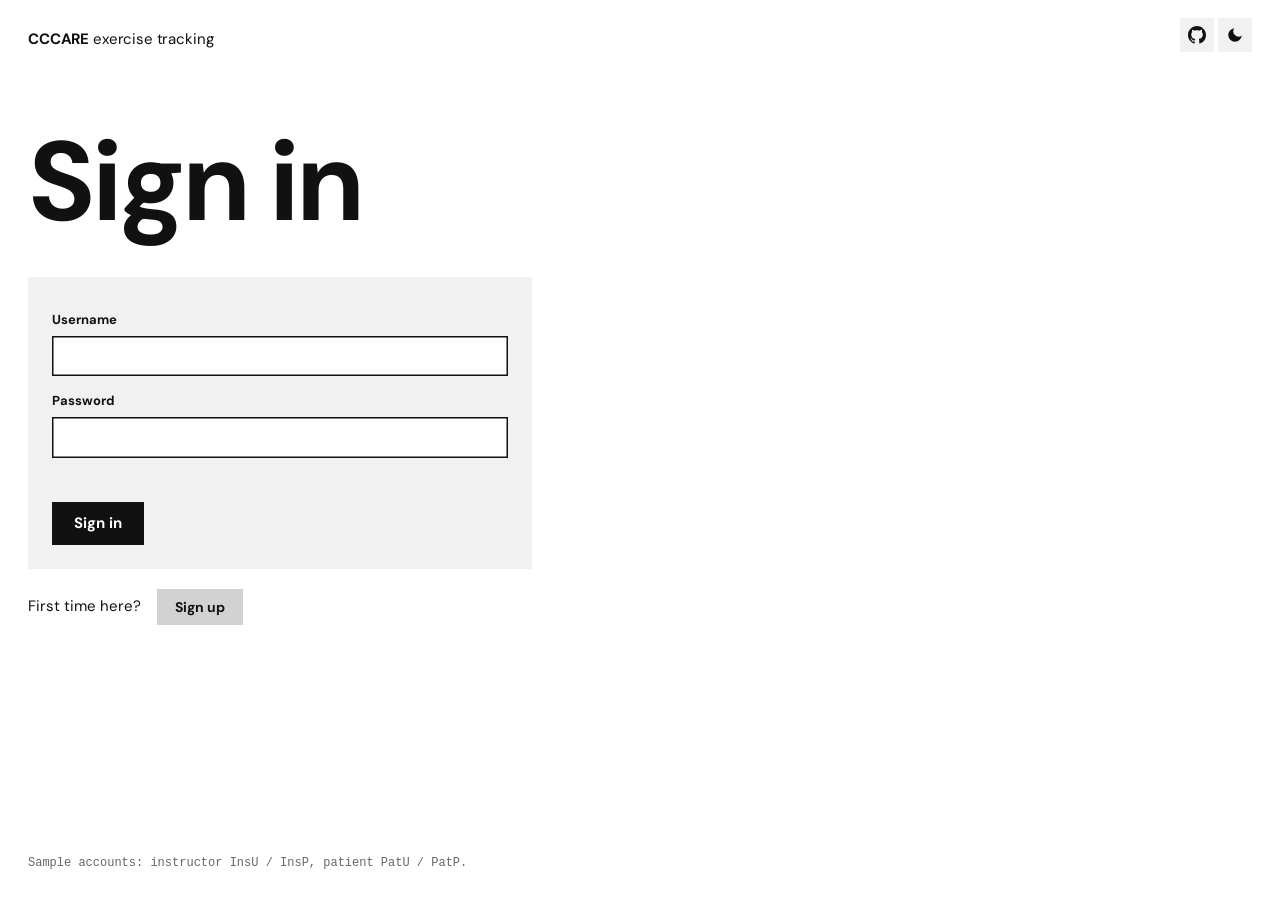
<file: index.html>
<!doctype html>
<html lang="en">
<head>
  <meta charset="utf-8">
  <meta name="viewport" content="width=device-width, initial-scale=1">
  <title>CCCARE exercise tracking</title>
  <!-- The dashboard lives in Web_Dashboard/cccare-tracker (1)/. This page sends the
       short address https://nugget5637.github.io/ECE198_Project/ there, keeping any
       ?options (such as ?feed= or ?speed=) and #section. -->
  <meta http-equiv="refresh" content="0; url=Web_Dashboard/cccare-tracker%20(1)/index.html">
  <link rel="canonical" href="Web_Dashboard/cccare-tracker%20(1)/index.html">
  <script>
    location.replace('Web_Dashboard/cccare-tracker%20(1)/index.html' + location.search + location.hash);
  </script>
  <style>
    body { margin: 0; padding: 28px; font: 15px/1.45 "Helvetica Neue", Helvetica, Arial, sans-serif; color: #111; }
  </style>
</head>
<body>
  <p>Opening the CCCARE dashboard… <a href="Web_Dashboard/cccare-tracker%20(1)/index.html">Continue</a></p>
</body>
</html>
</file>
<file: Web_Dashboard/cccare-tracker (1)/css/style.css>
/* CCCARE exercise tracking
   Black on white. Square corners. No borders, no shadows, no gradients.
   Colour means one of two things only: a percentage, from red (0%) to green (100%), and
   the pulsing red outline on anything that needs attention. */

/* DM Sans, bundled so the site works offline. SIL Open Font License: fonts/DM-Sans-OFL.txt */
@font-face {
  font-family: "DM Sans";
  font-style: normal;
  font-weight: 100 1000;
  font-display: swap;
  src: url(fonts/dm-sans-latin-wght-normal.woff2) format("woff2-variations"), url(fonts/dm-sans-latin-wght-normal.woff2) format("woff2");
}
@font-face {
  font-family: "DM Sans";
  font-style: italic;
  font-weight: 100 1000;
  font-display: swap;
  src: url(fonts/dm-sans-latin-wght-italic.woff2) format("woff2-variations"), url(fonts/dm-sans-latin-wght-italic.woff2) format("woff2");
}

:root {
  color-scheme: light;
  --ink: #111;
  --paper: #fff;
  --fill: #f1f1f1;
  --fill-2: #e3e3e3;
  --fill-3: #d2d2d2;
  --track: #d9d9d9;
  --muted: #666;
  --red: #ab2121;
  --alarm: #e52b2b;
  --alarm-faint: rgba(229, 43, 43, 0.12);
  --hover-ink: #3b3b3b; /* a dark button under the cursor */
  --press-ink: #000;
  --focus-ink: #4a4a4a;
  --field-hover: #fafafa; /* a white field under the cursor */
  --light-hover: #c3c3c3; /* a light button under the cursor */
  --light-focus: #b5b5b5;
  --disabled: #9a9a9a;
  --placeholder: #767676;
  --placeholder-focus: #a0a0a0;
  --inverse-muted: #bbb; /* muted text on an inverted (hovered) row */
  --inverse-track: #444;
  --grid-line: #e4e4e4;
  --guide: #b0b0b0;
  --outline: #111; /* text box outlines */
  --sans: "DM Sans", "Helvetica Neue", Helvetica, Arial, sans-serif;
  --mono: ui-monospace, "SF Mono", Menlo, Consolas, "Liberation Mono", monospace;
  --pad: 28px;
}

*, *::before, *::after { box-sizing: border-box; }

html { -webkit-text-size-adjust: 100%; }

body {
  margin: 0;
  min-height: 100vh;
  display: flex;
  flex-direction: column;
  background: var(--paper);
  color: var(--ink);
  font: 15px/1.45 var(--sans);
  -webkit-font-smoothing: antialiased;
}

main { flex: 1; padding: 0 var(--pad) 72px; }

h1, h2, h3, p, ol, ul, dl, dd, table, figure { margin: 0; }
ol, ul { padding: 0; list-style: none; }

h1 { font-size: 44px; line-height: 1; font-weight: 700; letter-spacing: -0.035em; }
h2 { font-size: 15px; line-height: 1.3; font-weight: 700; }

.mono { font-family: var(--mono); font-size: 12px; }
.muted { color: var(--muted); }

a { color: inherit; text-decoration: underline; text-decoration-thickness: 1px; text-underline-offset: 3px; }
a:hover, a:focus-visible { background: var(--ink); color: var(--paper); text-decoration: none; }

:focus { outline: none; }
::selection { background: var(--ink); color: var(--paper); }

[hidden] { display: none !important; }

.sr-only {
  position: absolute !important;
  width: 1px; height: 1px;
  overflow: hidden;
  clip: rect(0 0 0 0);
  white-space: nowrap;
}

/* ---------- header and footer ---------- */

.top {
  display: flex;
  flex-wrap: wrap;
  justify-content: space-between;
  align-items: baseline;
  gap: 8px 24px;
  padding: 18px var(--pad) 44px;
}
.brand { font-weight: 700; letter-spacing: -0.01em; text-decoration: none; }
.brand-sub { font-weight: 400; }
.who { display: flex; flex-wrap: wrap; gap: 16px; align-items: center; }
.top-tools { display: inline-flex; gap: 4px; }
.icon-btn {
  appearance: none;
  border: 0;
  margin: 0;
  display: inline-flex;
  align-items: center;
  justify-content: center;
  width: 34px;
  height: 34px;
  padding: 0;
  background: var(--fill);
  color: var(--ink);
  cursor: pointer;
}
.icon-btn:hover, .icon-btn:focus-visible { background: var(--ink); color: var(--paper); }
.icon-btn[aria-pressed="true"] { background: var(--ink); color: var(--paper); }

.foot {
  display: flex;
  flex-wrap: wrap;
  gap: 6px 28px;
  padding: 20px var(--pad) 28px;
  color: var(--muted);
}

/* ---------- buttons and fields ---------- */

button { font: inherit; color: inherit; }

.btn {
  appearance: none;
  border: 0;
  margin: 0;
  padding: 14px 22px;
  background: var(--ink);
  color: var(--paper);
  font: 700 15px/1 var(--sans);
  cursor: pointer;
  white-space: nowrap;
  display: inline-block;
  text-decoration: none;
}
.btn:hover { background: var(--hover-ink); color: var(--paper); }
.btn:active { background: var(--press-ink); }
.btn:focus-visible { background: var(--focus-ink); text-decoration: underline; text-decoration-thickness: 2px; text-underline-offset: 4px; }
.btn-armed, .btn-armed:hover, .btn-armed:focus-visible { background: var(--red); }

input, select { font: inherit; }

input[type="text"], input[type="password"], input[type="number"], select {
  appearance: none;
  -webkit-appearance: none;
  border: 0;
  margin: 0;
  width: 100%;
  padding: 11px 12px;
  background: var(--fill);
  color: var(--ink);
  font: 15px/1.25 var(--sans);
}
input:hover, select:hover { background: var(--fill-2); }
input:focus, select:focus { background: var(--ink); color: var(--paper); }
input::placeholder { color: var(--placeholder); opacity: 1; }
input:focus::placeholder { color: var(--placeholder-focus); }

input[type="number"] { -moz-appearance: textfield; font-family: var(--mono); font-size: 14px; }
input[type="number"]::-webkit-inner-spin-button,
input[type="number"]::-webkit-outer-spin-button { -webkit-appearance: none; margin: 0; }

.select { position: relative; }
.select select { padding-right: 32px; cursor: pointer; }
.select::after {
  content: "";
  position: absolute;
  right: 13px;
  top: 50%;
  width: 9px;
  height: 5px;
  margin-top: -2px;
  background: var(--ink);
  clip-path: polygon(0 0, 100% 0, 50% 100%);
  pointer-events: none;
}
.select:focus-within::after { background: var(--paper); }
select option { background: var(--paper); color: var(--ink); }

/* ---------- sign in ---------- */

.signin { max-width: 560px; padding-top: 4vh; }
.signin h1 { font-size: clamp(56px, 9vw, 112px); line-height: 0.9; }
/* instructor / patient choice when signing up: two large tiles that work as radio buttons */
.roles { display: grid; grid-template-columns: 1fr 1fr; gap: 8px; margin: 14px 0 0; padding: 0; border: 0; min-width: 0; }
.roles legend { grid-column: 1 / -1; padding: 0; margin-bottom: 8px; font-size: 13px; font-weight: 700; }
.signin-form label.role { margin: 0; }
.role { position: relative; display: block; cursor: pointer; }
.role input { position: absolute; opacity: 0; width: 1px; height: 1px; }
.role span {
  display: block;
  padding: 20px 18px;
  background: var(--paper);
  font: 700 18px/1 var(--sans);
}
.role:hover span { background: var(--field-hover); }
.role input:focus-visible + span { text-decoration: underline; text-decoration-thickness: 2px; text-underline-offset: 5px; }
.role input:checked + span { background: var(--ink); color: var(--paper); }

.switch { display: flex; flex-wrap: wrap; align-items: center; gap: 12px 16px; margin-top: 20px; }
.switch .btn { padding: 11px 18px; font-size: 14px; }

.signin-form { display: grid; gap: 6px; margin-top: 44px; padding: 24px; background: var(--fill); }
.signin-form h2 { margin-bottom: 4px; }
.signin-form label { margin-top: 10px; font-size: 13px; font-weight: 700; }
.signin-form input { background: var(--paper); box-shadow: inset 0 0 0 1.5px var(--outline); }
.signin-form input:hover { background: var(--field-hover); }
.signin-form input:focus { background: var(--ink); }
.signin-form .btn { justify-self: start; margin-top: 12px; }
.form-error { min-height: 20px; color: var(--red); font-size: 14px; }
.signin-note { margin-top: 12px; line-height: 1.6; }

/* ---------- instructor: set-up ---------- */

.setup { max-width: 920px; }
.setup-head {
  display: flex;
  flex-wrap: wrap;
  justify-content: space-between;
  align-items: baseline;
  gap: 12px 24px;
  margin-bottom: 36px;
}
.count-row { display: flex; flex-wrap: wrap; align-items: center; gap: 12px 18px; margin-bottom: 28px; }
.count-row > label { font-weight: 700; }
.count-row .btn { margin-left: auto; }
.stepper { display: flex; }
.stepper input { width: 60px; text-align: center; }
.step {
  appearance: none;
  border: 0;
  margin: 0;
  width: 42px;
  background: var(--fill-2);
  font: 18px/1 var(--mono);
  cursor: pointer;
}
.step:hover { background: var(--fill-3); }
.step:focus-visible { background: var(--ink); color: var(--paper); }

.table-wrap { overflow-x: auto; }
.roster { width: 100%; min-width: 540px; border-collapse: collapse; }
.roster th { padding: 0 10px 10px 0; text-align: left; font: 400 12px var(--mono); color: var(--muted); }
.roster td { padding: 0 10px 4px 0; }
.roster td:first-child { width: 48px; font: 13px var(--mono); }
.roster td:nth-child(2) { width: 34%; }
.roster td:nth-child(4) { width: 80px; }
.roster th:last-child, .roster td:last-child { padding-right: 0; }
/* fixed columns, so a long workout can't widen its column into the Edit button */
.roster { table-layout: fixed; }
.roster th:nth-child(1) { width: 48px; }
.roster th:nth-child(2) { width: 34%; }
.roster th:nth-child(4) { width: 80px; }
.roster .wk-row td { width: auto; padding-right: 0; font: inherit; }
.wk-row td { padding-bottom: 14px; }

/* the workout column: one line when closed, the full list floats below when open */
.wk-drop { position: relative; }
.wk-drop summary {
  display: flex;
  align-items: center;
  gap: 10px;
  padding: 11px 12px;
  background: var(--fill);
  font-size: 14px;
  line-height: 1.25;
  cursor: pointer;
  list-style: none;
}
.wk-drop summary::-webkit-details-marker { display: none; }
.wk-drop summary::after {
  content: "";
  flex: none;
  width: 9px;
  height: 5px;
  margin-left: auto;
  background: currentColor;
  clip-path: polygon(0 0, 100% 0, 50% 100%);
}
.wk-drop[open] summary::after { transform: rotate(180deg); }
.wk-drop summary:hover { background: var(--fill-2); }
.wk-drop summary:focus-visible, .wk-drop[open] summary { background: var(--ink); color: var(--paper); }
.wk-drop-label { min-width: 0; overflow: hidden; text-overflow: ellipsis; white-space: nowrap; }
.wk-drop-list {
  position: absolute;
  z-index: 5;
  left: 0;
  right: 0;
  top: 100%;
  display: grid;
  background: var(--paper);
  outline: 2px solid var(--ink);
  outline-offset: -2px;
}
.wk-drop-list li { display: flex; justify-content: space-between; gap: 12px; padding: 9px 12px; font-size: 14px; }
.wk-drop-list li:nth-child(even) { background: var(--fill); }

.link-btn {
  appearance: none;
  border: 0;
  margin: 0;
  width: 100%;
  padding: 11px 12px;
  background: var(--fill-2);
  font: 14px/1.25 var(--sans);
  cursor: pointer;
}
.link-btn:hover { background: var(--fill-3); }
.link-btn:focus-visible { background: var(--ink); color: var(--paper); }
.link-btn[aria-expanded="true"] { background: var(--ink); color: var(--paper); }
.link-btn[disabled] { background: var(--fill); color: var(--disabled); cursor: default; }

.wk { display: grid; gap: 6px; padding: 18px; background: var(--fill); }
.wk h3 { font-size: 15px; margin: 0 0 4px; }
.wk-labels, .wk-line { display: grid; grid-template-columns: minmax(0, 1fr) 64px 84px 84px 84px; gap: 8px; align-items: center; }
.wk-ex { display: flex; align-items: center; gap: 10px; min-width: 0; padding: 2px 0; font-weight: 700; font-size: 14px; }
.wk-ex span { min-width: 0; overflow: hidden; text-overflow: ellipsis; white-space: nowrap; }
.wk-thumb { flex: none; width: 36px; height: 36px; background: var(--paper); }
.wk-line input, .wk-line select { background: var(--paper); }
.wk-line input:hover, .wk-line select:hover { background: var(--field-hover); }
.wk-line input:focus, .wk-line select:focus { background: var(--ink); }
.wk-actions { display: flex; flex-wrap: wrap; gap: 8px; margin-top: 8px; }

/* exercise library: square cards with an animation, grouped by muscle group */
.ex-library { margin-top: 22px; }
.ex-library h3 { margin-bottom: 2px; }
.ex-library-note { margin-bottom: 12px; font-size: 13px; }
.ex-library .filters { margin-bottom: 14px; }
.ex-library .filter { background: var(--paper); }
.ex-library .filter:hover { background: var(--fill-2); }
.ex-library .filter[aria-pressed="true"] { background: var(--ink); }
.ex-group + .ex-group { margin-top: 16px; }
.ex-group h4 { margin: 0 0 8px; font: 400 12px var(--mono); color: var(--muted); text-transform: lowercase; }
.ex-grid { display: grid; grid-template-columns: repeat(auto-fill, minmax(150px, 1fr)); gap: 8px; }
.ex-card {
  appearance: none;
  border: 0;
  margin: 0;
  position: relative;
  display: grid;
  grid-template-rows: minmax(0, 1fr) auto;
  aspect-ratio: 1 / 1;
  padding: 8px;
  background: var(--paper);
  color: var(--ink);
  text-align: left;
  cursor: pointer;
}
.ex-card:hover { background: var(--field-hover); }
.ex-card:focus-visible { outline: 3px solid var(--ink); outline-offset: -3px; }
.ex-card[aria-pressed="true"] { outline: 3px solid var(--ink); outline-offset: -3px; }
.ex-card[aria-disabled="true"] { cursor: not-allowed; }
.ex-gif { display: block; width: 100%; height: 100%; min-height: 0; object-fit: contain; }
.ex-card-text { display: grid; gap: 1px; }
.ex-card-name { font-weight: 700; font-size: 14px; line-height: 1.2; }
.ex-card-muscles { color: var(--red); font-size: 12px; line-height: 1.25; }
.ex-card-state { position: absolute; top: 8px; right: 8px; padding: 3px 6px; background: var(--fill); font-size: 11px; }
.ex-card[aria-pressed="true"] .ex-card-state { background: var(--ink); color: var(--paper); }
.wk-actions .btn { padding: 11px 16px; font-size: 14px; }
.btn-light { background: var(--fill-3); color: var(--ink); }
.btn-light:hover { background: var(--light-hover); color: var(--ink); }
.btn-light:focus-visible { background: var(--light-focus); }
.btn-light[disabled] { background: var(--fill-2); color: var(--disabled); cursor: default; }

.recent { margin-top: 64px; }
.recent h2 { margin-bottom: 4px; }
.recent > p { margin-bottom: 14px; }
.recent a {
  display: grid;
  grid-template-columns: 190px minmax(0, 1fr) 80px 56px;
  gap: 16px;
  padding: 9px 10px;
  text-decoration: none;
}
.recent li:nth-child(odd) a { background: var(--fill); }
.recent li a:hover, .recent li a:focus-visible,
.recent li:nth-child(odd) a:hover, .recent li:nth-child(odd) a:focus-visible { background: var(--ink); color: var(--paper); }
.recent a:hover .muted, .recent a:focus-visible .muted { color: var(--inverse-muted); }

/* ---------- instructor: live ---------- */

.livebar { display: flex; flex-wrap: wrap; align-items: center; gap: 16px 40px; margin-bottom: 18px; }
.live-title { display: flex; align-items: center; gap: 14px; }
.rec { width: 13px; height: 13px; background: var(--red); animation: rec 2s steps(1, end) infinite; }
@keyframes rec { 50% { opacity: 0.2; } }
.live-meta { display: flex; flex-wrap: wrap; gap: 8px 32px; }
.live-meta dt { font: 11px var(--mono); color: var(--muted); }
.live-meta dd { font: 17px/1.25 var(--mono); }
.live-actions { display: flex; gap: 8px; margin-left: auto; }
.live.is-paused .rec { background: var(--muted); animation: none; }
.block.paused .wheel, .block.paused .block-ex { opacity: 0.45; }

.live-sub {
  display: flex;
  flex-wrap: wrap;
  justify-content: space-between;
  align-items: baseline;
  gap: 8px 32px;
  min-height: 22px;
  margin-bottom: 18px;
}
.attention { display: flex; flex-wrap: wrap; gap: 4px 14px; align-items: baseline; font-size: 14px; }
.attention a { font-size: 13px; }
.legend { display: flex; align-items: center; gap: 10px; color: var(--muted); }
.swatches { display: inline-flex; }
.swatches i { width: 12px; height: 12px; }

/* ---------- participant block ---------- */

.grid { display: grid; grid-template-columns: repeat(auto-fill, minmax(208px, 1fr)); gap: 12px; }
.grid-dense { grid-template-columns: repeat(auto-fill, minmax(176px, 1fr)); gap: 10px; }
.grid-dense .wheel-ex .ring { width: 90px; height: 90px; }
.grid-dense .wheel-session .ring { width: 44px; height: 44px; }
.grid-dense .wheel-ex .wheel-pct { font-size: 19px; }
.grid-dense .wheel-set, .grid-dense .wheel-ex .wheel-reps { font-size: 10px; }

.block {
  display: flex;
  flex-direction: column;
  min-width: 0;
  background: var(--fill);
  scroll-margin-top: 16px;
}
.block-head {
  display: flex;
  justify-content: space-between;
  gap: 8px;
  padding: 12px 14px 0;
  font: 11px/1.3 var(--mono);
  color: var(--muted);
}
.block-n { color: var(--ink); }
.block-name {
  padding: 3px 14px 0;
  font-size: 17px;
  line-height: 1.2;
  letter-spacing: -0.01em;
  white-space: nowrap;
  overflow: hidden;
  text-overflow: ellipsis;
}
.block:target .block-name { background: var(--ink); color: var(--paper); }

.wheel { position: relative; align-self: center; margin: 16px 0 12px; }

/* Live blocks: a big wheel for the current exercise, a small one beside it for the session */
.wheels { display: flex; align-items: center; justify-content: center; gap: 12px; margin: 14px 14px 4px; }
.wheels .wheel { margin: 0; }
.wheel-side { display: grid; justify-items: center; gap: 3px; }
.wheel-session .wheel-pct { font-size: 13px; }
.wheel-side-label { font: 10px/1.2 var(--mono); color: var(--muted); }
.wheel-side-sets { font: 10px/1.2 var(--mono); color: var(--ink); white-space: nowrap; }
.wheel-set { margin-top: 4px; font: 700 11px/1.2 var(--sans); }
.wheel-ex .wheel-reps { margin-top: 2px; }
.wheel-ex-name {
  padding: 0 14px 10px;
  text-align: center;
  font-size: 13px;
  font-weight: 700;
  white-space: nowrap;
  overflow: hidden;
  text-overflow: ellipsis;
}
.ring { display: block; }
.ring-track { stroke: var(--track); }
.ring-arc { transition: stroke-dashoffset 0.6s ease, stroke 0.6s ease; }
.ring-static .ring-arc { transition: none; }
.wheel-text {
  position: absolute;
  inset: 0;
  display: flex;
  flex-direction: column;
  align-items: center;
  justify-content: center;
  text-align: center;
}
.wheel-pct { font: 700 26px/1 var(--sans); letter-spacing: -0.02em; font-variant-numeric: tabular-nums; }
.wheel-reps { margin-top: 5px; font: 11px/1.3 var(--mono); color: var(--muted); }

.block-stats { display: flex; justify-content: space-between; gap: 8px; padding: 0 14px 12px; font: 11px/1.3 var(--mono); }
.block-stats div { display: flex; gap: 6px; }
.block-stats dt { color: var(--muted); }

/* one row per exercise: name, reps done of planned, and a bar in its percentage's colour */
.block-ex { display: grid; gap: 7px; padding: 0 14px 12px; }
.block-ex li { display: grid; gap: 3px; color: var(--muted); font-size: 12px; line-height: 1.25; }
.block-ex li.current { color: var(--ink); font-weight: 700; }
.ex-line { display: flex; justify-content: space-between; gap: 8px; }
.ex-name { min-width: 0; overflow: hidden; text-overflow: ellipsis; white-space: nowrap; }
.ex-plan { font-weight: 400; color: var(--muted); }
.ex-count { font: 400 11px/1.25 var(--mono); white-space: nowrap; }
.bar { display: block; height: 4px; background: var(--track); }
.bar i { display: block; height: 100%; width: 0; transition: width 0.6s ease, background-color 0.6s ease; }

.issues {
  margin-top: auto;
  min-height: 52px;
  padding: 9px 14px;
  background: var(--fill-2);
  font-size: 13px;
  line-height: 1.3;
}
/* needs attention: black with a pulsing red outline */
.issues.alert {
  background: var(--ink);
  color: var(--paper);
  outline: 3px solid var(--alarm);
  outline-offset: -3px;
  animation: alarm 1.4s ease-in-out infinite;
}
@keyframes alarm { 50% { outline-color: var(--alarm-faint); } }
.issues p { display: -webkit-box; -webkit-line-clamp: 2; -webkit-box-orient: vertical; overflow: hidden; }
.issues.two p { -webkit-line-clamp: 1; }
.issues .more { color: var(--inverse-muted); }

/* larger block on the patient's screen */
.block-large { max-width: 560px; }
.block-large .block-head { padding: 18px 22px 0; font-size: 12px; }
.block-large .block-name { padding: 4px 22px 0; font-size: 28px; }
.block-large .wheels { gap: 22px; margin: 26px 22px 8px; }
.block-large .wheel-ex .ring { width: min(240px, 54vw); height: auto; }
.block-large .wheel-session .ring { width: min(110px, 24vw); height: auto; }
.block-large .wheel-ex .wheel-pct { font-size: 56px; }
.block-large .wheel-session .wheel-pct { font-size: 24px; }
.block-large .wheel-set { margin-top: 8px; font-size: 18px; }
.block-large .wheel-reps { font-size: 15px; }
.block-large .wheel-side-label, .block-large .wheel-side-sets { font-size: 13px; }
.block-large .wheel-ex-name { padding: 0 22px 18px; font-size: 20px; }
.block-large .block-stats { padding: 0 22px 18px; font-size: 14px; }
.block-large .block-ex { gap: 12px; padding: 4px 22px 22px; }
.block-large .block-ex li { gap: 6px; font-size: 16px; }
.block-large .ex-count { font-size: 14px; }
.block-large .bar { height: 7px; }
.block-large .issues { min-height: 96px; padding: 16px 22px; font-size: 17px; outline-width: 5px; outline-offset: -5px; }
.block-large .issues p { display: block; }
.block-large .issues p + p { margin-top: 10px; }
.cue { display: block; margin-top: 2px; font-size: 15px; opacity: 0.8; }

/* ---------- patient ---------- */

.patient {
  display: grid;
  grid-template-columns: minmax(0, 560px) minmax(240px, 340px);
  gap: 32px 56px;
  align-items: start;
}
.patient-head { grid-column: 1 / -1; }
.patient-head h1 { margin-top: 10px; font-size: clamp(40px, 6vw, 72px); }
.patient-head .plan { margin-top: 14px; font-size: 18px; }
.patient-side { display: grid; gap: 18px; align-content: start; }
.patient-state { font-size: 20px; font-weight: 700; line-height: 1.3; }

/* ---------- results ---------- */

.results-top {
  display: flex;
  flex-wrap: wrap;
  justify-content: space-between;
  align-items: flex-end;
  gap: 24px 48px;
  margin-bottom: 40px;
}
.results-top p { margin-top: 12px; }
.kpis { display: flex; flex-wrap: wrap; gap: 16px 48px; }
.kpis dt { font: 12px var(--mono); color: var(--muted); }
.kpis dd { margin-top: 4px; font: 700 44px/1 var(--sans); letter-spacing: -0.03em; }

.results-table { width: 100%; min-width: 820px; border-collapse: collapse; }
.results-table th { padding: 0 14px 10px 0; text-align: left; font: 400 12px var(--mono); color: var(--muted); white-space: nowrap; }
.results-table td { padding: 9px 14px 9px 0; vertical-align: middle; }
.results-table th:first-child, .results-table td:first-child { padding-left: 10px; }
.results-table tbody tr { cursor: pointer; }
.results-table tbody tr:nth-child(odd) { background: var(--fill); }
.results-table tbody tr:hover, .results-table tbody tr:focus-within { background: var(--ink); color: var(--paper); }
.results-table tbody tr:hover .muted, .results-table tbody tr:focus-within .muted { color: var(--inverse-muted); }
.results-table tbody tr:hover .ring-track, .results-table tbody tr:focus-within .ring-track { stroke: var(--inverse-track); }
.results-table a { text-decoration: none; font-weight: 700; }
.results-table a:hover, .results-table a:focus-visible { background: transparent; color: inherit; text-decoration: underline; }
.cell-success { display: flex; align-items: center; gap: 10px; font: 700 17px/1 var(--sans); }
.results-actions { margin-top: 32px; display: flex; gap: 16px; align-items: center; }

.crumbs { display: flex; flex-wrap: wrap; gap: 8px 24px; margin-bottom: 32px; }
.result-head h1 { font-size: clamp(36px, 5vw, 60px); }
.result-head p { margin-top: 12px; }
.result {
  display: grid;
  grid-template-columns: auto minmax(0, 1fr);
  gap: 32px 64px;
  align-items: center;
  max-width: 1000px;
  margin-top: 40px;
}
.result .wheel { margin: 0; }
.result .ring { width: min(240px, 62vw); height: auto; }
.result .wheel-pct { font-size: 56px; }
.result .wheel-reps { font-size: 13px; }
.exercises { max-width: 1000px; margin-top: 56px; }
.exercises h2 { margin-bottom: 10px; }

.wrong { max-width: 760px; margin-top: 56px; }
.wrong h2 { margin-bottom: 10px; }
.wrong li { display: grid; grid-template-columns: minmax(0, 1fr) auto; gap: 2px 24px; padding: 11px 12px; }
.wrong li:nth-child(odd) { background: var(--fill); }
.wrong .count { font: 13px var(--mono); white-space: nowrap; }
.wrong .cue { grid-column: 1 / -1; margin: 0; color: var(--muted); font-size: 14px; opacity: 1; }

.progress { max-width: 1000px; margin-top: 56px; }
.progress-btn .sign { display: inline-block; width: 1ch; margin-left: 12px; font-family: var(--mono); }
.progress-panel { margin-top: 28px; }
.filters { display: flex; flex-wrap: wrap; gap: 8px; margin-bottom: 22px; }
.filter {
  appearance: none;
  border: 0;
  margin: 0;
  padding: 9px 13px;
  background: var(--fill);
  font: 14px/1.2 var(--sans);
  cursor: pointer;
}
.filter:hover { background: var(--fill-2); }
.filter:focus-visible { text-decoration: underline; text-underline-offset: 3px; }
.filter[aria-pressed="true"] { background: var(--ink); color: var(--paper); }
.progress-stats { display: flex; flex-wrap: wrap; gap: 10px 40px; margin-bottom: 20px; }
.progress-stats dt { font: 11px var(--mono); color: var(--muted); }
.progress-stats dd { font: 700 20px/1.25 var(--sans); }
.progress-note { margin-top: 14px; }

.chart { position: relative; cursor: crosshair; user-select: none; -webkit-user-select: none; touch-action: pan-y; }
.chart:focus-visible { background: var(--fill); }
.chart svg { display: block; overflow: visible; }
.chart-grid { stroke: var(--grid-line); stroke-width: 1; }
.chart-base { stroke: var(--ink); stroke-width: 1; }
.chart-label { font: 11px var(--mono); fill: var(--muted); }
.chart-line { fill: none; stroke: var(--ink); stroke-width: 2; stroke-linejoin: miter; }
.chart-dot { fill: var(--ink); }
.chart-guide { stroke: var(--guide); stroke-width: 1; stroke-dasharray: 2 3; }
.chart-sel { fill: var(--ink); }
.chart-tip {
  position: absolute;
  display: grid;
  gap: 2px;
  padding: 8px 10px;
  background: var(--ink);
  color: var(--paper);
  font: 12px/1.35 var(--mono);
  white-space: nowrap;
  pointer-events: none;
  opacity: 0;
  transition: opacity 0.25s ease;
}
.chart-tip.on { opacity: 1; transition-duration: 0.12s; }
.chart-tip b { font: 700 18px/1.1 var(--sans); }
.chart-open { color: var(--inverse-muted); }

.how { max-width: 640px; margin-top: 56px; color: var(--muted); font-size: 14px; }
.how summary { color: var(--ink); font-weight: 700; cursor: pointer; }
.how p { margin-top: 8px; }

/* coloured stat boxes, red (poor) to green (good) */
.stat-box { display: inline-block; flex: none; width: 14px; height: 14px; vertical-align: -2px; }
.stat-box-none { background: var(--track); }
.cell-stat { display: inline-flex; align-items: center; gap: 8px; white-space: nowrap; }
.stat-legend { margin-top: 14px; flex-wrap: wrap; }

/* patient results: big numbers */
.tiles { display: grid; grid-template-columns: repeat(4, minmax(0, 1fr)); gap: 8px; }
.tile { padding: 16px 18px 18px; background: var(--fill); }
.tile dt { display: flex; align-items: center; gap: 8px; font: 13px var(--mono); color: var(--muted); }
.tile dd { margin-top: 10px; font: 700 40px/1 var(--sans); letter-spacing: -0.03em; font-variant-numeric: tabular-nums; }
.tile small { display: block; margin-top: 6px; font: 400 12px var(--mono); letter-spacing: 0; color: var(--muted); }

.ex-cards { display: grid; grid-template-columns: repeat(auto-fill, minmax(260px, 1fr)); gap: 8px; }
.ex-result { display: grid; grid-template-columns: 64px minmax(0, 1fr); gap: 4px 14px; padding: 14px; background: var(--fill); }
.ex-result-gif { width: 64px; height: 64px; background: var(--paper); }
.ex-result-head { display: flex; justify-content: space-between; align-items: center; gap: 8px; }
.ex-result-head h3 { margin: 0; font-size: 16px; }
.ex-result-stats { grid-column: 1 / -1; display: grid; grid-template-columns: repeat(3, max-content); gap: 6px 24px; margin-top: 6px; }
.wrong-more summary { padding: 11px 12px; cursor: pointer; }
.wrong-more li:nth-child(odd) { background: var(--fill); }
.ex-result-stats dt { font: 11px var(--mono); color: var(--muted); }
.ex-result-stats dd { display: flex; align-items: center; gap: 6px; font: 700 18px/1.2 var(--sans); }

/* encouragement on the patient's screen */
.cheer {
  max-width: 560px;
  margin-bottom: 10px;
  padding: 14px 22px;
  background: var(--ink);
  color: var(--paper);
  font-size: 20px;
  font-weight: 700;
  line-height: 1.3;
  animation: cheer-in 0.5s ease;
}
@keyframes cheer-in { from { opacity: 0; transform: translateY(4px); } }

/* ---------- profile ---------- */

.profile-link { display: inline-flex; align-items: center; gap: 8px; }
.avatar {
  display: inline-flex;
  align-items: center;
  justify-content: center;
  flex: none;
  overflow: hidden;
  border-radius: 50%;
  background: var(--fill-3);
  color: var(--ink);
  font-weight: 700;
  line-height: 1;
}
.avatar img { width: 100%; height: 100%; object-fit: cover; }

/* nickname "Tree Gaming": an outline that cycles through the rainbow */
@keyframes rainbow-ring {
  0% { box-shadow: 0 0 0 var(--ring, 3px) #ff2a2a; }
  17% { box-shadow: 0 0 0 var(--ring, 3px) #ff9f1a; }
  33% { box-shadow: 0 0 0 var(--ring, 3px) #f5e300; }
  50% { box-shadow: 0 0 0 var(--ring, 3px) #2bd94a; }
  67% { box-shadow: 0 0 0 var(--ring, 3px) #1aa3ff; }
  83% { box-shadow: 0 0 0 var(--ring, 3px) #8a3bff; }
  100% { box-shadow: 0 0 0 var(--ring, 3px) #ff2a2a; }
}
.avatar-rainbow { --ring: max(2px, 0.06em); animation: rainbow-ring 3s linear infinite; }
.profile-card .avatar-rainbow { --ring: 5px; }
/* clip the photo inside the ring, not the ring itself */
.avatar-rainbow img { border-radius: 50%; }

.profile { max-width: 760px; }
.profile-card { display: grid; grid-template-columns: auto minmax(0, 1fr); gap: 24px 32px; align-items: center; }
.profile-card h1 { font-size: clamp(36px, 5vw, 56px); overflow-wrap: anywhere; }
.profile-card .mono { margin-top: 10px; }
.profile-bio { margin-top: 14px; font-size: 17px; white-space: pre-wrap; overflow-wrap: anywhere; }
.profile-form { display: grid; gap: 6px; margin-top: 44px; padding: 24px; background: var(--fill); }
.profile-form label { margin-top: 12px; font-size: 13px; font-weight: 700; }
.field-note { margin-top: 2px; }
.profile-form input[type="text"] { background: var(--paper); box-shadow: inset 0 0 0 1.5px var(--outline); max-width: 360px; }
.profile-form input[type="text"]:focus { background: var(--ink); }
.profile-form input[type="date"], .profile-form textarea {
  appearance: none;
  border: 0;
  box-shadow: inset 0 0 0 1.5px var(--outline);
  width: 100%;
  padding: 11px 12px;
  background: var(--paper);
  color: var(--ink);
  font: 15px/1.4 var(--sans);
}
.profile-form input[type="date"] { max-width: 220px; }
.profile-form textarea { resize: vertical; }
.profile-form input[type="date"]:focus, .profile-form textarea:focus { outline: 2px solid var(--ink); outline-offset: -2px; }
.field-label { margin-top: 12px; font-size: 13px; font-weight: 700; }
.photo-row { display: flex; flex-wrap: wrap; align-items: center; gap: 8px 12px; }
.photo-row .btn { padding: 10px 14px; font-size: 14px; }
.profile-form label.photo-btn { margin: 0; }
.photo-btn { width: 44px; height: 44px; background: var(--paper); box-shadow: inset 0 0 0 1.5px var(--outline); }
.photo-btn[disabled] { opacity: 0.5; cursor: default; }
/* the hidden file box takes the keyboard focus; show it on the paperclip */
#photo:focus-visible + label.photo-btn { background: var(--ink); color: var(--paper); }
#photo-hint { margin-right: auto; }

.camera { display: grid; gap: 10px; justify-items: start; margin-top: 10px; padding: 14px; background: var(--paper); box-shadow: inset 0 0 0 1.5px var(--outline); }
.camera-frame { position: relative; width: min(420px, 100%); aspect-ratio: 4 / 3; overflow: hidden; background: #000; }
.camera-frame video { display: block; width: 100%; height: 100%; object-fit: cover; transform: scaleX(-1); }
/* the square that becomes the picture */
.camera-frame::after {
  content: "";
  position: absolute;
  top: 0;
  bottom: 0;
  left: 50%;
  aspect-ratio: 1 / 1;
  transform: translateX(-50%);
  box-shadow: 0 0 0 999px rgba(0, 0, 0, 0.45);
  outline: 2px solid #fff;
  outline-offset: -2px;
  pointer-events: none;
}
.camera-actions { display: flex; gap: 8px; }

/* ---------- backend unreachable ---------- */

.server-error { max-width: 640px; }
.server-error p { margin-top: 12px; }
.profile-actions { display: flex; align-items: center; gap: 16px; margin-top: 12px; }

.empty { max-width: 560px; }
.empty p { margin-top: 14px; }

/* ---------- safety: possible emergency ---------- */

/* the whole block gets a thick pulsing red outline */
.block.danger, .block.danger-ack { position: relative; outline: 5px solid var(--alarm); outline-offset: -5px; }
.block.danger { animation: danger 0.9s ease-in-out infinite; }
@keyframes danger { 50% { outline-color: var(--alarm-faint); } }
.block-alert {
  display: flex;
  align-items: flex-start;
  gap: 10px;
  padding: 12px 14px 10px;
  background: var(--alarm);
  color: #fff;
  font-size: 13px;
  line-height: 1.3;
}
.block-alert[hidden] { display: none; }
.block-alert-text { flex: 1; min-width: 0; display: grid; gap: 4px; }
.block-alert-text span { font-weight: 400; }
.block-ack {
  appearance: none;
  border: 0;
  margin: 0;
  flex: none;
  padding: 6px 8px;
  background: #fff;
  color: #111;
  font: 700 11px/1.1 var(--sans);
  cursor: pointer;
}
.block-ack:hover, .block-ack:focus-visible { background: #111; color: #fff; }
.block-ack[disabled] { opacity: 0.7; cursor: default; }
.block-large .block-alert { padding: 18px 22px 14px; font-size: 18px; }

/* the person's state, under their name */
.block-cond { padding: 2px 14px 0; font: 11px/1.3 var(--mono); color: var(--muted); }
.block-cond::before { content: ""; display: inline-block; width: 7px; height: 7px; margin-right: 6px; background: currentColor; vertical-align: 1px; }
.cond-exercising { color: var(--ink); }
.cond-still { color: var(--red); font-weight: 700; }
.cond-danger { color: var(--red); font-weight: 700; }
.block-large .block-cond { padding: 4px 22px 0; font-size: 14px; }

.incident { color: var(--red); font-weight: 700; }
/* a warning triangle in front of the text (the font has no warning sign) */
.warn::before {
  content: "";
  display: inline-block;
  width: 0.95em;
  height: 0.85em;
  margin-right: 0.35em;
  vertical-align: -0.05em;
  background: currentColor;
  clip-path: polygon(50% 0, 100% 100%, 0 100%);
}
.results-table tbody tr:hover .incident { color: inherit; }
.emergency-list { display: inline-flex; flex-wrap: wrap; gap: 4px 14px; color: var(--red); }
.emergency-list b { animation: rec 1s steps(1, end) infinite; }

/* ---------- ended early ---------- */

.ended-early {
  max-width: 1000px;
  margin-bottom: 36px;
  padding: 16px 18px;
  background: var(--fill);
  color: var(--ink);
}
.ended-early-head { display: flex; align-items: center; gap: 16px; }
.ended-early-head > div { flex: 1; min-width: 0; }
.ended-early h2 { font-size: 18px; margin-bottom: 4px; }
.ended-early-toggle {
  appearance: none;
  border: 0;
  margin: 0;
  flex: none;
  display: inline-flex;
  align-items: center;
  justify-content: center;
  width: 40px;
  height: 40px;
  background: var(--fill-2);
  color: var(--ink);
  cursor: pointer;
}
.ended-early-toggle:hover { background: var(--fill-3); }
.ended-early-toggle:focus-visible, .ended-early-toggle[aria-expanded="true"] { background: var(--ink); color: var(--paper); }
.ended-early-toggle .arrow {
  width: 12px;
  height: 7px;
  background: currentColor;
  clip-path: polygon(0 0, 100% 0, 50% 100%);
  transition: transform 0.2s ease;
}
.ended-early-toggle[aria-expanded="true"] .arrow { transform: rotate(180deg); }
.ended-early-list { margin-top: 14px; display: grid; gap: 4px; font-size: 14px; }
.ended-early-list li { padding: 7px 10px; background: var(--paper); }
.ended-early a { font-weight: 700; }

/* ---------- night mode ---------- */

:root[data-theme="dark"] {
  color-scheme: dark;
  --ink: #ececec;
  --paper: #141414;
  --fill: #1f1f1f;
  --fill-2: #2b2b2b;
  --fill-3: #3a3a3a;
  --track: #363636;
  --muted: #a3a3a3;
  --red: #ef6b6b;
  --alarm: #ff4d4d;
  --alarm-faint: rgba(255, 77, 77, 0.15);
  --hover-ink: #c8c8c8;
  --press-ink: #fff;
  --focus-ink: #b8b8b8;
  --field-hover: #1a1a1a;
  --light-hover: #4a4a4a;
  --light-focus: #555;
  --disabled: #6b6b6b;
  --placeholder: #8a8a8a;
  --placeholder-focus: #5c5c5c;
  --inverse-muted: #555;
  --inverse-track: #c4c4c4;
  --grid-line: #2c2c2c;
  --guide: #5a5a5a;
  --outline: #d6d6d6;
}
/* The exercise animations are drawn on white, so they keep a white tile. */
:root[data-theme="dark"] .ex-gif,
:root[data-theme="dark"] .wk-thumb,
:root[data-theme="dark"] .ex-result-gif { background: #fff; }
:root[data-theme="dark"] .ex-card .ex-gif { padding: 4px; }

/* ---------- motion ---------- */
/* All of this is switched off for people who ask for reduced motion (see the end of the
   file, and js/motion.js). */

:root { --ease-out: cubic-bezier(0.2, 0.7, 0.2, 1); }

/* every page eases in; a page fades out before the next one (CC.go) */
@keyframes page-in { from { opacity: 0; transform: translateY(10px); } }
body > main { animation: page-in 0.38s var(--ease-out) both; }
.page-leaving body > main, .page-leaving .foot { opacity: 0; transform: translateY(-6px); transition: opacity 0.2s ease-in, transform 0.2s ease-in; }

/* sign in / sign up: the form that appears slides in */
@keyframes form-in { from { opacity: 0; transform: translateY(12px); } }
.form-in { animation: form-in 0.32s var(--ease-out) both; }

/* starting a session: the bar drops in, then the blocks rise in one after another */
@keyframes rise-in { from { opacity: 0; transform: translateY(14px) scale(0.98); } }
@keyframes drop-in { from { opacity: 0; transform: translateY(-10px); } }
.live.entering .livebar, .live.entering .live-sub { animation: drop-in 0.35s var(--ease-out) both; }
.live.entering .live-sub { animation-delay: 60ms; }
.live.entering .block { animation: rise-in 0.45s var(--ease-out) both; animation-delay: calc(var(--i, 0) * 30ms + 120ms); }

/* ending a session: the blocks fold away */
@keyframes fold-out { to { opacity: 0; transform: translateY(10px) scale(0.96); } }
.live.ending .block { animation: fold-out 0.28s ease-in both; animation-delay: calc(var(--i, 0) * 8ms); }
.live.ending .livebar, .live.ending .live-sub { opacity: 0.4; transition: opacity 0.25s ease-in; }

/* the patient's block when their session starts */
@keyframes went-live { 0% { transform: scale(0.97); } 55% { transform: scale(1.015); } 100% { transform: none; } }
.block.went-live { animation: went-live 0.6s var(--ease-out); }

/* results come in row by row */
@keyframes row-in { from { opacity: 0; transform: translateX(-8px); } }
.results-table tbody tr { animation: row-in 0.35s var(--ease-out) both; animation-delay: calc(var(--i, 0) * 22ms + 120ms); }
.tiles .tile, .ex-cards .ex-result { animation: rise-in 0.4s var(--ease-out) both; }
.tiles .tile:nth-child(2) { animation-delay: 50ms; }
.tiles .tile:nth-child(3) { animation-delay: 100ms; }
.tiles .tile:nth-child(4) { animation-delay: 150ms; }
.ex-cards .ex-result:nth-child(2) { animation-delay: 60ms; }
.ex-cards .ex-result:nth-child(3) { animation-delay: 120ms; }
.ex-cards .ex-result:nth-child(n+4) { animation-delay: 180ms; }

/* dropdown arrows turn smoothly */
.wk-drop summary::after, .ended-early-toggle .arrow { transition: transform 0.22s var(--ease-out); }
.progress-btn .sign { transition: transform 0.22s var(--ease-out); }
.progress-btn[aria-expanded="true"] .sign { transform: rotate(180deg); }
.wk-drop-list { transform-origin: top center; }

/* night mode: with view transitions, the new colours spread out in a circle from the
   button; otherwise colours fade over */
@keyframes theme-reveal {
  from { clip-path: circle(0 at var(--reveal-x, 100%) var(--reveal-y, 0)); }
  to { clip-path: circle(var(--reveal-r, 150vmax) at var(--reveal-x, 100%) var(--reveal-y, 0)); }
}
:root.theme-reveal::view-transition-old(root), :root.theme-reveal::view-transition-new(root) { animation: none; mix-blend-mode: normal; }
:root.theme-reveal::view-transition-new(root) { animation: theme-reveal 0.55s cubic-bezier(0.4, 0, 0.2, 1) both; }
:root.theme-fading, :root.theme-fading *, :root.theme-fading *::before, :root.theme-fading *::after {
  transition: background-color 0.4s ease, color 0.4s ease, fill 0.4s ease, stroke 0.4s ease, box-shadow 0.4s ease, outline-color 0.4s ease !important;
}

/* ---------- small screens ---------- */

@media (max-width: 760px) {
  .patient { grid-template-columns: 1fr; }
}

@media (max-width: 640px) {
  :root { --pad: 16px; }
  h1 { font-size: 34px; }
  .top { padding-bottom: 28px; }
  .count-row .btn, .live-actions { margin-left: 0; }
  .result { grid-template-columns: 1fr; }
  .recent a { grid-template-columns: minmax(0, 1fr) auto; }
  .recent a span:nth-child(2) { display: none; }
  .roles { grid-template-columns: 1fr; }
  .wk-labels { display: none; }
  .wk-line { grid-template-columns: repeat(3, minmax(0, 1fr)); }
  .wk-line .wk-ex, .wk-line .link-btn { grid-column: 1 / -1; }
  .ex-grid { grid-template-columns: repeat(2, minmax(0, 1fr)); }
  .tiles { grid-template-columns: repeat(2, minmax(0, 1fr)); }
  .profile-card { grid-template-columns: 1fr; }
  .top-tools { order: -1; }
}

@media (prefers-reduced-motion: reduce) {
  .avatar-rainbow { animation-duration: 12s; }
  .chart-tip { transition: none; }
  body > main, .form-in, .live.entering .block, .live.entering .livebar, .live.entering .live-sub,
  .live.ending .block, .block.went-live, .results-table tbody tr, .tiles .tile, .ex-cards .ex-result { animation: none; }
  .page-leaving body > main, .page-leaving .foot { opacity: 1; transform: none; transition: none; }
  .rec { animation: none; }
  .ring-arc, .bar i, .ended-early-toggle .arrow, .wk-drop summary::after, .progress-btn .sign { transition: none; }
  .issues.alert, .block.danger, .emergency-list b { animation: none; }
}
.wk-note { margin: 2px 0 4px; }
.wk-ex small { font-weight: 400; }
</file>
<file: final/eb/Web_Dashboard/cccare-tracker (1)/css/style.css>
/* CCCARE exercise tracking
   Black on white. Square corners. No borders, no shadows, no gradients.
   Colour means one of two things only: a percentage, from red (0%) to green (100%), and
   the pulsing red outline on anything that needs attention. */

/* DM Sans, bundled so the site works offline. SIL Open Font License: fonts/DM-Sans-OFL.txt */
@font-face {
  font-family: "DM Sans";
  font-style: normal;
  font-weight: 100 1000;
  font-display: swap;
  src: url(fonts/dm-sans-latin-wght-normal.woff2) format("woff2-variations"), url(fonts/dm-sans-latin-wght-normal.woff2) format("woff2");
}
@font-face {
  font-family: "DM Sans";
  font-style: italic;
  font-weight: 100 1000;
  font-display: swap;
  src: url(fonts/dm-sans-latin-wght-italic.woff2) format("woff2-variations"), url(fonts/dm-sans-latin-wght-italic.woff2) format("woff2");
}

:root {
  color-scheme: light;
  --ink: #111;
  --paper: #fff;
  --fill: #f1f1f1;
  --fill-2: #e3e3e3;
  --fill-3: #d2d2d2;
  --track: #d9d9d9;
  --muted: #666;
  --red: #ab2121;
  --alarm: #e52b2b;
  --alarm-faint: rgba(229, 43, 43, 0.12);
  --hover-ink: #3b3b3b; /* a dark button under the cursor */
  --press-ink: #000;
  --focus-ink: #4a4a4a;
  --field-hover: #fafafa; /* a white field under the cursor */
  --light-hover: #c3c3c3; /* a light button under the cursor */
  --light-focus: #b5b5b5;
  --disabled: #9a9a9a;
  --placeholder: #767676;
  --placeholder-focus: #a0a0a0;
  --inverse-muted: #bbb; /* muted text on an inverted (hovered) row */
  --inverse-track: #444;
  --grid-line: #e4e4e4;
  --guide: #b0b0b0;
  --outline: #111; /* text box outlines */
  --sans: "DM Sans", "Helvetica Neue", Helvetica, Arial, sans-serif;
  --mono: ui-monospace, "SF Mono", Menlo, Consolas, "Liberation Mono", monospace;
  --pad: 28px;
}

*, *::before, *::after { box-sizing: border-box; }

html { -webkit-text-size-adjust: 100%; }

body {
  margin: 0;
  min-height: 100vh;
  display: flex;
  flex-direction: column;
  background: var(--paper);
  color: var(--ink);
  font: 15px/1.45 var(--sans);
  -webkit-font-smoothing: antialiased;
}

main { flex: 1; padding: 0 var(--pad) 72px; }

h1, h2, h3, p, ol, ul, dl, dd, table, figure { margin: 0; }
ol, ul { padding: 0; list-style: none; }

h1 { font-size: 44px; line-height: 1; font-weight: 700; letter-spacing: -0.035em; }
h2 { font-size: 15px; line-height: 1.3; font-weight: 700; }

.mono { font-family: var(--mono); font-size: 12px; }
.muted { color: var(--muted); }

a { color: inherit; text-decoration: underline; text-decoration-thickness: 1px; text-underline-offset: 3px; }
a:hover, a:focus-visible { background: var(--ink); color: var(--paper); text-decoration: none; }

:focus { outline: none; }
::selection { background: var(--ink); color: var(--paper); }

[hidden] { display: none !important; }

.sr-only {
  position: absolute !important;
  width: 1px; height: 1px;
  overflow: hidden;
  clip: rect(0 0 0 0);
  white-space: nowrap;
}

/* ---------- header and footer ---------- */

.top {
  display: flex;
  flex-wrap: wrap;
  justify-content: space-between;
  align-items: baseline;
  gap: 8px 24px;
  padding: 18px var(--pad) 44px;
}
.brand { font-weight: 700; letter-spacing: -0.01em; text-decoration: none; }
.brand-sub { font-weight: 400; }
.who { display: flex; flex-wrap: wrap; gap: 16px; align-items: center; }
.top-tools { display: inline-flex; gap: 4px; }
.icon-btn {
  appearance: none;
  border: 0;
  margin: 0;
  display: inline-flex;
  align-items: center;
  justify-content: center;
  width: 34px;
  height: 34px;
  padding: 0;
  background: var(--fill);
  color: var(--ink);
  cursor: pointer;
}
.icon-btn:hover, .icon-btn:focus-visible { background: var(--ink); color: var(--paper); }
.icon-btn[aria-pressed="true"] { background: var(--ink); color: var(--paper); }

.foot {
  display: flex;
  flex-wrap: wrap;
  gap: 6px 28px;
  padding: 20px var(--pad) 28px;
  color: var(--muted);
}

/* ---------- buttons and fields ---------- */

button { font: inherit; color: inherit; }

.btn {
  appearance: none;
  border: 0;
  margin: 0;
  padding: 14px 22px;
  background: var(--ink);
  color: var(--paper);
  font: 700 15px/1 var(--sans);
  cursor: pointer;
  white-space: nowrap;
  display: inline-block;
  text-decoration: none;
}
.btn:hover { background: var(--hover-ink); color: var(--paper); }
.btn:active { background: var(--press-ink); }
.btn:focus-visible { background: var(--focus-ink); text-decoration: underline; text-decoration-thickness: 2px; text-underline-offset: 4px; }
.btn-armed, .btn-armed:hover, .btn-armed:focus-visible { background: var(--red); }

input, select { font: inherit; }

input[type="text"], input[type="password"], input[type="number"], select {
  appearance: none;
  -webkit-appearance: none;
  border: 0;
  margin: 0;
  width: 100%;
  padding: 11px 12px;
  background: var(--fill);
  color: var(--ink);
  font: 15px/1.25 var(--sans);
}
input:hover, select:hover { background: var(--fill-2); }
input:focus, select:focus { background: var(--ink); color: var(--paper); }
input::placeholder { color: var(--placeholder); opacity: 1; }
input:focus::placeholder { color: var(--placeholder-focus); }

input[type="number"] { -moz-appearance: textfield; font-family: var(--mono); font-size: 14px; }
input[type="number"]::-webkit-inner-spin-button,
input[type="number"]::-webkit-outer-spin-button { -webkit-appearance: none; margin: 0; }

.select { position: relative; }
.select select { padding-right: 32px; cursor: pointer; }
.select::after {
  content: "";
  position: absolute;
  right: 13px;
  top: 50%;
  width: 9px;
  height: 5px;
  margin-top: -2px;
  background: var(--ink);
  clip-path: polygon(0 0, 100% 0, 50% 100%);
  pointer-events: none;
}
.select:focus-within::after { background: var(--paper); }
select option { background: var(--paper); color: var(--ink); }

/* ---------- sign in ---------- */

.signin { max-width: 560px; padding-top: 4vh; }
.signin h1 { font-size: clamp(56px, 9vw, 112px); line-height: 0.9; }
/* instructor / patient choice when signing up: two large tiles that work as radio buttons */
.roles { display: grid; grid-template-columns: 1fr 1fr; gap: 8px; margin: 14px 0 0; padding: 0; border: 0; min-width: 0; }
.roles legend { grid-column: 1 / -1; padding: 0; margin-bottom: 8px; font-size: 13px; font-weight: 700; }
.signin-form label.role { margin: 0; }
.role { position: relative; display: block; cursor: pointer; }
.role input { position: absolute; opacity: 0; width: 1px; height: 1px; }
.role span {
  display: block;
  padding: 20px 18px;
  background: var(--paper);
  font: 700 18px/1 var(--sans);
}
.role:hover span { background: var(--field-hover); }
.role input:focus-visible + span { text-decoration: underline; text-decoration-thickness: 2px; text-underline-offset: 5px; }
.role input:checked + span { background: var(--ink); color: var(--paper); }

.switch { display: flex; flex-wrap: wrap; align-items: center; gap: 12px 16px; margin-top: 20px; }
.switch .btn { padding: 11px 18px; font-size: 14px; }

.signin-form { display: grid; gap: 6px; margin-top: 44px; padding: 24px; background: var(--fill); }
.signin-form h2 { margin-bottom: 4px; }
.signin-form label { margin-top: 10px; font-size: 13px; font-weight: 700; }
.signin-form input { background: var(--paper); box-shadow: inset 0 0 0 1.5px var(--outline); }
.signin-form input:hover { background: var(--field-hover); }
.signin-form input:focus { background: var(--ink); }
.signin-form .btn { justify-self: start; margin-top: 12px; }
.form-error { min-height: 20px; color: var(--red); font-size: 14px; }
.signin-note { margin-top: 12px; line-height: 1.6; }

/* ---------- instructor: set-up ---------- */

.setup { max-width: 920px; }
.setup-head {
  display: flex;
  flex-wrap: wrap;
  justify-content: space-between;
  align-items: baseline;
  gap: 12px 24px;
  margin-bottom: 36px;
}
.count-row { display: flex; flex-wrap: wrap; align-items: center; gap: 12px 18px; margin-bottom: 28px; }
.count-row > label { font-weight: 700; }
.count-row .btn { margin-left: auto; }
.stepper { display: flex; }
.stepper input { width: 60px; text-align: center; }
.step {
  appearance: none;
  border: 0;
  margin: 0;
  width: 42px;
  background: var(--fill-2);
  font: 18px/1 var(--mono);
  cursor: pointer;
}
.step:hover { background: var(--fill-3); }
.step:focus-visible { background: var(--ink); color: var(--paper); }

.table-wrap { overflow-x: auto; }
.roster { width: 100%; min-width: 540px; border-collapse: collapse; }
.roster th { padding: 0 10px 10px 0; text-align: left; font: 400 12px var(--mono); color: var(--muted); }
.roster td { padding: 0 10px 4px 0; }
.roster td:first-child { width: 48px; font: 13px var(--mono); }
.roster td:nth-child(2) { width: 34%; }
.roster td:nth-child(4) { width: 80px; }
.roster th:last-child, .roster td:last-child { padding-right: 0; }
/* fixed columns, so a long workout can't widen its column into the Edit button */
.roster { table-layout: fixed; }
.roster th:nth-child(1) { width: 48px; }
.roster th:nth-child(2) { width: 34%; }
.roster th:nth-child(4) { width: 80px; }
.roster .wk-row td { width: auto; padding-right: 0; font: inherit; }
.wk-row td { padding-bottom: 14px; }

/* the workout column: one line when closed, the full list floats below when open */
.wk-drop { position: relative; }
.wk-drop summary {
  display: flex;
  align-items: center;
  gap: 10px;
  padding: 11px 12px;
  background: var(--fill);
  font-size: 14px;
  line-height: 1.25;
  cursor: pointer;
  list-style: none;
}
.wk-drop summary::-webkit-details-marker { display: none; }
.wk-drop summary::after {
  content: "";
  flex: none;
  width: 9px;
  height: 5px;
  margin-left: auto;
  background: currentColor;
  clip-path: polygon(0 0, 100% 0, 50% 100%);
}
.wk-drop[open] summary::after { transform: rotate(180deg); }
.wk-drop summary:hover { background: var(--fill-2); }
.wk-drop summary:focus-visible, .wk-drop[open] summary { background: var(--ink); color: var(--paper); }
.wk-drop-label { min-width: 0; overflow: hidden; text-overflow: ellipsis; white-space: nowrap; }
.wk-drop-list {
  position: absolute;
  z-index: 5;
  left: 0;
  right: 0;
  top: 100%;
  display: grid;
  background: var(--paper);
  outline: 2px solid var(--ink);
  outline-offset: -2px;
}
.wk-drop-list li { display: flex; justify-content: space-between; gap: 12px; padding: 9px 12px; font-size: 14px; }
.wk-drop-list li:nth-child(even) { background: var(--fill); }

.link-btn {
  appearance: none;
  border: 0;
  margin: 0;
  width: 100%;
  padding: 11px 12px;
  background: var(--fill-2);
  font: 14px/1.25 var(--sans);
  cursor: pointer;
}
.link-btn:hover { background: var(--fill-3); }
.link-btn:focus-visible { background: var(--ink); color: var(--paper); }
.link-btn[aria-expanded="true"] { background: var(--ink); color: var(--paper); }
.link-btn[disabled] { background: var(--fill); color: var(--disabled); cursor: default; }

.wk { display: grid; gap: 6px; padding: 18px; background: var(--fill); }
.wk h3 { font-size: 15px; margin: 0 0 4px; }
.wk-labels, .wk-line { display: grid; grid-template-columns: minmax(0, 1fr) 64px 84px 84px 84px; gap: 8px; align-items: center; }
.wk-ex { display: flex; align-items: center; gap: 10px; min-width: 0; padding: 2px 0; font-weight: 700; font-size: 14px; }
.wk-ex span { min-width: 0; overflow: hidden; text-overflow: ellipsis; white-space: nowrap; }
.wk-thumb { flex: none; width: 36px; height: 36px; background: var(--paper); }
.wk-line input, .wk-line select { background: var(--paper); }
.wk-line input:hover, .wk-line select:hover { background: var(--field-hover); }
.wk-line input:focus, .wk-line select:focus { background: var(--ink); }
.wk-actions { display: flex; flex-wrap: wrap; gap: 8px; margin-top: 8px; }

/* exercise library: square cards with an animation, grouped by muscle group */
.ex-library { margin-top: 22px; }
.ex-library h3 { margin-bottom: 2px; }
.ex-library-note { margin-bottom: 12px; font-size: 13px; }
.ex-library .filters { margin-bottom: 14px; }
.ex-library .filter { background: var(--paper); }
.ex-library .filter:hover { background: var(--fill-2); }
.ex-library .filter[aria-pressed="true"] { background: var(--ink); }
.ex-group + .ex-group { margin-top: 16px; }
.ex-group h4 { margin: 0 0 8px; font: 400 12px var(--mono); color: var(--muted); text-transform: lowercase; }
.ex-grid { display: grid; grid-template-columns: repeat(auto-fill, minmax(150px, 1fr)); gap: 8px; }
.ex-card {
  appearance: none;
  border: 0;
  margin: 0;
  position: relative;
  display: grid;
  grid-template-rows: minmax(0, 1fr) auto;
  aspect-ratio: 1 / 1;
  padding: 8px;
  background: var(--paper);
  color: var(--ink);
  text-align: left;
  cursor: pointer;
}
.ex-card:hover { background: var(--field-hover); }
.ex-card:focus-visible { outline: 3px solid var(--ink); outline-offset: -3px; }
.ex-card[aria-pressed="true"] { outline: 3px solid var(--ink); outline-offset: -3px; }
.ex-card[aria-disabled="true"] { cursor: not-allowed; }
.ex-gif { display: block; width: 100%; height: 100%; min-height: 0; object-fit: contain; }
.ex-card-text { display: grid; gap: 1px; }
.ex-card-name { font-weight: 700; font-size: 14px; line-height: 1.2; }
.ex-card-muscles { color: var(--red); font-size: 12px; line-height: 1.25; }
.ex-card-state { position: absolute; top: 8px; right: 8px; padding: 3px 6px; background: var(--fill); font-size: 11px; }
.ex-card[aria-pressed="true"] .ex-card-state { background: var(--ink); color: var(--paper); }
.wk-actions .btn { padding: 11px 16px; font-size: 14px; }
.btn-light { background: var(--fill-3); color: var(--ink); }
.btn-light:hover { background: var(--light-hover); color: var(--ink); }
.btn-light:focus-visible { background: var(--light-focus); }
.btn-light[disabled] { background: var(--fill-2); color: var(--disabled); cursor: default; }

.recent { margin-top: 64px; }
.recent h2 { margin-bottom: 4px; }
.recent > p { margin-bottom: 14px; }
.recent a {
  display: grid;
  grid-template-columns: 190px minmax(0, 1fr) 80px 56px;
  gap: 16px;
  padding: 9px 10px;
  text-decoration: none;
}
.recent li:nth-child(odd) a { background: var(--fill); }
.recent li a:hover, .recent li a:focus-visible,
.recent li:nth-child(odd) a:hover, .recent li:nth-child(odd) a:focus-visible { background: var(--ink); color: var(--paper); }
.recent a:hover .muted, .recent a:focus-visible .muted { color: var(--inverse-muted); }

/* ---------- instructor: live ---------- */

.livebar { display: flex; flex-wrap: wrap; align-items: center; gap: 16px 40px; margin-bottom: 18px; }
.live-title { display: flex; align-items: center; gap: 14px; }
.rec { width: 13px; height: 13px; background: var(--red); animation: rec 2s steps(1, end) infinite; }
@keyframes rec { 50% { opacity: 0.2; } }
.live-meta { display: flex; flex-wrap: wrap; gap: 8px 32px; }
.live-meta dt { font: 11px var(--mono); color: var(--muted); }
.live-meta dd { font: 17px/1.25 var(--mono); }
.live-actions { display: flex; gap: 8px; margin-left: auto; }
.live.is-paused .rec { background: var(--muted); animation: none; }
.block.paused .wheel, .block.paused .block-ex { opacity: 0.45; }

.live-sub {
  display: flex;
  flex-wrap: wrap;
  justify-content: space-between;
  align-items: baseline;
  gap: 8px 32px;
  min-height: 22px;
  margin-bottom: 18px;
}
.attention { display: flex; flex-wrap: wrap; gap: 4px 14px; align-items: baseline; font-size: 14px; }
.attention a { font-size: 13px; }
.legend { display: flex; align-items: center; gap: 10px; color: var(--muted); }
.swatches { display: inline-flex; }
.swatches i { width: 12px; height: 12px; }

/* ---------- participant block ---------- */

.grid { display: grid; grid-template-columns: repeat(auto-fill, minmax(208px, 1fr)); gap: 12px; }
.grid-dense { grid-template-columns: repeat(auto-fill, minmax(176px, 1fr)); gap: 10px; }
.grid-dense .wheel-ex .ring { width: 90px; height: 90px; }
.grid-dense .wheel-session .ring { width: 44px; height: 44px; }
.grid-dense .wheel-ex .wheel-pct { font-size: 19px; }
.grid-dense .wheel-set, .grid-dense .wheel-ex .wheel-reps { font-size: 10px; }

.block {
  display: flex;
  flex-direction: column;
  min-width: 0;
  background: var(--fill);
  scroll-margin-top: 16px;
}
.block-head {
  display: flex;
  justify-content: space-between;
  gap: 8px;
  padding: 12px 14px 0;
  font: 11px/1.3 var(--mono);
  color: var(--muted);
}
.block-n { color: var(--ink); }
/* The block the live camera is watching. */
.block-camera { margin-left: 8px; padding: 1px 6px; background: var(--ink); color: var(--paper); }
.block.has-camera { box-shadow: inset 0 0 0 2px var(--ink); }
.live-camera select { font: 15px/1.25 var(--mono); color: var(--ink); background: var(--paper); border: 1px solid var(--fill-3); padding: 2px 4px; max-width: 220px; }
.block-name {
  padding: 3px 14px 0;
  font-size: 17px;
  line-height: 1.2;
  letter-spacing: -0.01em;
  white-space: nowrap;
  overflow: hidden;
  text-overflow: ellipsis;
}
.block:target .block-name { background: var(--ink); color: var(--paper); }

.wheel { position: relative; align-self: center; margin: 16px 0 12px; }

/* Live blocks: a big wheel for the current exercise, a small one beside it for the session */
.wheels { display: flex; align-items: center; justify-content: center; gap: 12px; margin: 14px 14px 4px; }
.wheels .wheel { margin: 0; }
.wheel-side { display: grid; justify-items: center; gap: 3px; }
/* The big wheel is progress through the set: one plain colour, so it isn't read as a score. */
.wheel-progress .ring-arc { stroke: var(--ink) !important; }
.wheel-side-label { font-weight: 700; }
.wheel-session .wheel-pct { font-size: 13px; }
.wheel-side-label { font: 10px/1.2 var(--mono); color: var(--muted); }
.wheel-side-sets { font: 10px/1.2 var(--mono); color: var(--ink); white-space: nowrap; }
.wheel-set { margin-top: 4px; font: 700 11px/1.2 var(--sans); }
.wheel-ex .wheel-reps { margin-top: 2px; }
.wheel-ex-name {
  padding: 0 14px 10px;
  text-align: center;
  font-size: 13px;
  font-weight: 700;
  white-space: nowrap;
  overflow: hidden;
  text-overflow: ellipsis;
}
.ring { display: block; }
.ring-track { stroke: var(--track); }
.ring-arc { transition: stroke-dashoffset 0.6s ease, stroke 0.6s ease; }
.ring-static .ring-arc { transition: none; }
.wheel-text {
  position: absolute;
  inset: 0;
  display: flex;
  flex-direction: column;
  align-items: center;
  justify-content: center;
  text-align: center;
}
.wheel-pct { font: 700 26px/1 var(--sans); letter-spacing: -0.02em; font-variant-numeric: tabular-nums; }
.wheel-reps { margin-top: 5px; font: 11px/1.3 var(--mono); color: var(--muted); }

.block-stats { display: flex; justify-content: space-between; gap: 8px; padding: 0 14px 12px; font: 11px/1.3 var(--mono); }
.block-stats div { display: flex; gap: 6px; }
.block-stats dt { color: var(--muted); }

/* one row per exercise: name, reps done of planned, and a bar in its percentage's colour */
.block-ex { display: grid; gap: 7px; padding: 0 14px 12px; }
.block-ex li { display: grid; gap: 3px; color: var(--muted); font-size: 12px; line-height: 1.25; }
.block-ex li.current { color: var(--ink); font-weight: 700; }
.ex-line { display: flex; justify-content: space-between; gap: 8px; }
.ex-name { min-width: 0; overflow: hidden; text-overflow: ellipsis; white-space: nowrap; }
.ex-plan { font-weight: 400; color: var(--muted); }
.ex-count { font: 400 11px/1.25 var(--mono); white-space: nowrap; }
.bar { display: block; height: 4px; background: var(--track); }
.bar i { display: block; height: 100%; width: 0; transition: width 0.6s ease, background-color 0.6s ease; }

.issues {
  margin-top: auto;
  min-height: 52px;
  padding: 9px 14px;
  background: var(--fill-2);
  font-size: 13px;
  line-height: 1.3;
}
/* needs attention: black with a pulsing red outline */
.issues.alert {
  background: var(--ink);
  color: var(--paper);
  outline: 3px solid var(--alarm);
  outline-offset: -3px;
  animation: alarm 1.4s ease-in-out infinite;
}
@keyframes alarm { 50% { outline-color: var(--alarm-faint); } }
.issues p { display: -webkit-box; -webkit-line-clamp: 2; -webkit-box-orient: vertical; overflow: hidden; }
.issues.two p { -webkit-line-clamp: 1; }
.issues .more { color: var(--inverse-muted); }

/* larger block on the patient's screen */
.block-large { max-width: 560px; }
.block-large .block-head { padding: 18px 22px 0; font-size: 12px; }
.block-large .block-name { padding: 4px 22px 0; font-size: 28px; }
.block-large .wheels { gap: 22px; margin: 26px 22px 8px; }
.block-large .wheel-ex .ring { width: min(240px, 54vw); height: auto; }
.block-large .wheel-session .ring { width: min(110px, 24vw); height: auto; }
.block-large .wheel-ex .wheel-pct { font-size: 56px; }
.block-large .wheel-session .wheel-pct { font-size: 24px; }
.block-large .wheel-set { margin-top: 8px; font-size: 18px; }
.block-large .wheel-reps { font-size: 15px; }
.block-large .wheel-side-label, .block-large .wheel-side-sets { font-size: 13px; }
.block-large .wheel-ex-name { padding: 0 22px 18px; font-size: 20px; }
.block-large .block-stats { padding: 0 22px 18px; font-size: 14px; }
.block-large .block-ex { gap: 12px; padding: 4px 22px 22px; }
.block-large .block-ex li { gap: 6px; font-size: 16px; }
.block-large .ex-count { font-size: 14px; }
.block-large .bar { height: 7px; }
.block-large .issues { min-height: 96px; padding: 16px 22px; font-size: 17px; outline-width: 5px; outline-offset: -5px; }
.block-large .issues p { display: block; }
.block-large .issues p + p { margin-top: 10px; }
.cue { display: block; margin-top: 2px; font-size: 15px; opacity: 0.8; }

/* ---------- patient ---------- */

.patient {
  display: grid;
  grid-template-columns: minmax(0, 560px) minmax(240px, 340px);
  gap: 32px 56px;
  align-items: start;
}
.patient-head { grid-column: 1 / -1; }
.patient-head h1 { margin-top: 10px; font-size: clamp(40px, 6vw, 72px); }
.patient-head .plan { margin-top: 14px; font-size: 18px; }
.patient-side { display: grid; gap: 18px; align-content: start; }
.patient-state { font-size: 20px; font-weight: 700; line-height: 1.3; }

/* ---------- results ---------- */

.results-top {
  display: flex;
  flex-wrap: wrap;
  justify-content: space-between;
  align-items: flex-end;
  gap: 24px 48px;
  margin-bottom: 40px;
}
.results-top p { margin-top: 12px; }
.kpis { display: flex; flex-wrap: wrap; gap: 16px 48px; }
.kpis dt { font: 12px var(--mono); color: var(--muted); }
.kpis dd { margin-top: 4px; font: 700 44px/1 var(--sans); letter-spacing: -0.03em; }

.results-table { width: 100%; min-width: 820px; border-collapse: collapse; }
.results-table th { padding: 0 14px 10px 0; text-align: left; font: 400 12px var(--mono); color: var(--muted); white-space: nowrap; }
.results-table td { padding: 9px 14px 9px 0; vertical-align: middle; }
.results-table th:first-child, .results-table td:first-child { padding-left: 10px; }
.results-table tbody tr { cursor: pointer; }
.results-table tbody tr:nth-child(odd) { background: var(--fill); }
.results-table tbody tr:hover, .results-table tbody tr:focus-within { background: var(--ink); color: var(--paper); }
.results-table tbody tr:hover .muted, .results-table tbody tr:focus-within .muted { color: var(--inverse-muted); }
.results-table tbody tr:hover .ring-track, .results-table tbody tr:focus-within .ring-track { stroke: var(--inverse-track); }
.results-table a { text-decoration: none; font-weight: 700; }
.results-table a:hover, .results-table a:focus-visible { background: transparent; color: inherit; text-decoration: underline; }
.cell-success { display: flex; align-items: center; gap: 10px; font: 700 17px/1 var(--sans); }
.results-actions { margin-top: 32px; display: flex; gap: 16px; align-items: center; }

.crumbs { display: flex; flex-wrap: wrap; gap: 8px 24px; margin-bottom: 32px; }
.result-head h1 { font-size: clamp(36px, 5vw, 60px); }
.result-head p { margin-top: 12px; }
.result {
  display: grid;
  grid-template-columns: auto minmax(0, 1fr);
  gap: 32px 64px;
  align-items: center;
  max-width: 1000px;
  margin-top: 40px;
}
.result .wheel { margin: 0; }
.result .ring { width: min(240px, 62vw); height: auto; }
.result .wheel-pct { font-size: 56px; }
.result .wheel-reps { font-size: 13px; }
.exercises { max-width: 1000px; margin-top: 56px; }
.exercises h2 { margin-bottom: 10px; }

.wrong { max-width: 760px; margin-top: 56px; }
.wrong h2 { margin-bottom: 10px; }
.wrong li { display: grid; grid-template-columns: minmax(0, 1fr) auto; gap: 2px 24px; padding: 11px 12px; }
.wrong li:nth-child(odd) { background: var(--fill); }
.wrong .count { font: 13px var(--mono); white-space: nowrap; }
.wrong .cue { grid-column: 1 / -1; margin: 0; color: var(--muted); font-size: 14px; opacity: 1; }

.progress { max-width: 1000px; margin-top: 56px; }
.progress-btn .sign { display: inline-block; width: 1ch; margin-left: 12px; font-family: var(--mono); }
.progress-panel { margin-top: 28px; }
.filters { display: flex; flex-wrap: wrap; gap: 8px; margin-bottom: 22px; }
.filter {
  appearance: none;
  border: 0;
  margin: 0;
  padding: 9px 13px;
  background: var(--fill);
  font: 14px/1.2 var(--sans);
  cursor: pointer;
}
.filter:hover { background: var(--fill-2); }
.filter:focus-visible { text-decoration: underline; text-underline-offset: 3px; }
.filter[aria-pressed="true"] { background: var(--ink); color: var(--paper); }
.progress-stats { display: flex; flex-wrap: wrap; gap: 10px 40px; margin-bottom: 20px; }
.progress-stats dt { font: 11px var(--mono); color: var(--muted); }
.progress-stats dd { font: 700 20px/1.25 var(--sans); }
.progress-note { margin-top: 14px; }

.chart { position: relative; cursor: crosshair; user-select: none; -webkit-user-select: none; touch-action: pan-y; }
.chart:focus-visible { background: var(--fill); }
.chart svg { display: block; overflow: visible; }
.chart-grid { stroke: var(--grid-line); stroke-width: 1; }
.chart-base { stroke: var(--ink); stroke-width: 1; }
.chart-label { font: 11px var(--mono); fill: var(--muted); }
.chart-line { fill: none; stroke: var(--ink); stroke-width: 2; stroke-linejoin: miter; }
.chart-dot { fill: var(--ink); }
.chart-guide { stroke: var(--guide); stroke-width: 1; stroke-dasharray: 2 3; }
.chart-sel { fill: var(--ink); }
.chart-tip {
  position: absolute;
  display: grid;
  gap: 2px;
  padding: 8px 10px;
  background: var(--ink);
  color: var(--paper);
  font: 12px/1.35 var(--mono);
  white-space: nowrap;
  pointer-events: none;
  opacity: 0;
  transition: opacity 0.25s ease;
}
.chart-tip.on { opacity: 1; transition-duration: 0.12s; }
.chart-tip b { font: 700 18px/1.1 var(--sans); }
.chart-open { color: var(--inverse-muted); }

.how { max-width: 640px; margin-top: 56px; color: var(--muted); font-size: 14px; }
.how summary { color: var(--ink); font-weight: 700; cursor: pointer; }
.how p { margin-top: 8px; }

/* coloured stat boxes, red (poor) to green (good) */
.stat-box { display: inline-block; flex: none; width: 14px; height: 14px; vertical-align: -2px; }
.stat-box-none { background: var(--track); }
.cell-stat { display: inline-flex; align-items: center; gap: 8px; white-space: nowrap; }
.stat-legend { margin-top: 14px; flex-wrap: wrap; }

/* patient results: big numbers */
.tiles { display: grid; grid-template-columns: repeat(4, minmax(0, 1fr)); gap: 8px; }
.tile { padding: 16px 18px 18px; background: var(--fill); }
.tile dt { display: flex; align-items: center; gap: 8px; font: 13px var(--mono); color: var(--muted); }
.tile dd { margin-top: 10px; font: 700 40px/1 var(--sans); letter-spacing: -0.03em; font-variant-numeric: tabular-nums; }
.tile small { display: block; margin-top: 6px; font: 400 12px var(--mono); letter-spacing: 0; color: var(--muted); }

.ex-cards { display: grid; grid-template-columns: repeat(auto-fill, minmax(260px, 1fr)); gap: 8px; }
.ex-result { display: grid; grid-template-columns: 64px minmax(0, 1fr); gap: 4px 14px; padding: 14px; background: var(--fill); }
.ex-result-gif { width: 64px; height: 64px; background: var(--paper); }
.ex-result-head { display: flex; justify-content: space-between; align-items: center; gap: 8px; }
.ex-result-head h3 { margin: 0; font-size: 16px; }
.ex-result-stats { grid-column: 1 / -1; display: grid; grid-template-columns: repeat(3, max-content); gap: 6px 24px; margin-top: 6px; }
.wrong-more summary { padding: 11px 12px; cursor: pointer; }
.wrong-more li:nth-child(odd) { background: var(--fill); }
.ex-result-stats dt { font: 11px var(--mono); color: var(--muted); }
.ex-result-stats dd { display: flex; align-items: center; gap: 6px; font: 700 18px/1.2 var(--sans); }

/* encouragement on the patient's screen */
.cheer {
  max-width: 560px;
  margin-bottom: 10px;
  padding: 14px 22px;
  background: var(--ink);
  color: var(--paper);
  font-size: 20px;
  font-weight: 700;
  line-height: 1.3;
  animation: cheer-in 0.5s ease;
}
@keyframes cheer-in { from { opacity: 0; transform: translateY(4px); } }

/* ---------- profile ---------- */

.profile-link { display: inline-flex; align-items: center; gap: 8px; }
.avatar {
  display: inline-flex;
  align-items: center;
  justify-content: center;
  flex: none;
  overflow: hidden;
  border-radius: 50%;
  background: var(--fill-3);
  color: var(--ink);
  font-weight: 700;
  line-height: 1;
}
.avatar img { width: 100%; height: 100%; object-fit: cover; }

/* nickname "Tree Gaming": an outline that cycles through the rainbow */
@keyframes rainbow-ring {
  0% { box-shadow: 0 0 0 var(--ring, 3px) #ff2a2a; }
  17% { box-shadow: 0 0 0 var(--ring, 3px) #ff9f1a; }
  33% { box-shadow: 0 0 0 var(--ring, 3px) #f5e300; }
  50% { box-shadow: 0 0 0 var(--ring, 3px) #2bd94a; }
  67% { box-shadow: 0 0 0 var(--ring, 3px) #1aa3ff; }
  83% { box-shadow: 0 0 0 var(--ring, 3px) #8a3bff; }
  100% { box-shadow: 0 0 0 var(--ring, 3px) #ff2a2a; }
}
.avatar-rainbow { --ring: max(2px, 0.06em); animation: rainbow-ring 3s linear infinite; }
.profile-card .avatar-rainbow { --ring: 5px; }
/* clip the photo inside the ring, not the ring itself */
.avatar-rainbow img { border-radius: 50%; }

.profile { max-width: 760px; }
.profile-card { display: grid; grid-template-columns: auto minmax(0, 1fr); gap: 24px 32px; align-items: center; }
.profile-card h1 { font-size: clamp(36px, 5vw, 56px); overflow-wrap: anywhere; }
.profile-card .mono { margin-top: 10px; }
.profile-bio { margin-top: 14px; font-size: 17px; white-space: pre-wrap; overflow-wrap: anywhere; }
.profile-form { display: grid; gap: 6px; margin-top: 44px; padding: 24px; background: var(--fill); }
.profile-form label { margin-top: 12px; font-size: 13px; font-weight: 700; }
.field-note { margin-top: 2px; }
.profile-form input[type="text"] { background: var(--paper); box-shadow: inset 0 0 0 1.5px var(--outline); max-width: 360px; }
.profile-form input[type="text"]:focus { background: var(--ink); }
.profile-form input[type="date"], .profile-form textarea {
  appearance: none;
  border: 0;
  box-shadow: inset 0 0 0 1.5px var(--outline);
  width: 100%;
  padding: 11px 12px;
  background: var(--paper);
  color: var(--ink);
  font: 15px/1.4 var(--sans);
}
.profile-form input[type="date"] { max-width: 220px; }
.profile-form textarea { resize: vertical; }
.profile-form input[type="date"]:focus, .profile-form textarea:focus { outline: 2px solid var(--ink); outline-offset: -2px; }
.field-label { margin-top: 12px; font-size: 13px; font-weight: 700; }
.photo-row { display: flex; flex-wrap: wrap; align-items: center; gap: 8px 12px; }
.photo-row .btn { padding: 10px 14px; font-size: 14px; }
.profile-form label.photo-btn { margin: 0; }
.photo-btn { width: 44px; height: 44px; background: var(--paper); box-shadow: inset 0 0 0 1.5px var(--outline); }
.photo-btn[disabled] { opacity: 0.5; cursor: default; }
/* the hidden file box takes the keyboard focus; show it on the paperclip */
#photo:focus-visible + label.photo-btn { background: var(--ink); color: var(--paper); }
#photo-hint { margin-right: auto; }

.camera { display: grid; gap: 10px; justify-items: start; margin-top: 10px; padding: 14px; background: var(--paper); box-shadow: inset 0 0 0 1.5px var(--outline); }
.camera-frame { position: relative; width: min(420px, 100%); aspect-ratio: 4 / 3; overflow: hidden; background: #000; }
.camera-frame video { display: block; width: 100%; height: 100%; object-fit: cover; transform: scaleX(-1); }
/* the square that becomes the picture */
.camera-frame::after {
  content: "";
  position: absolute;
  top: 0;
  bottom: 0;
  left: 50%;
  aspect-ratio: 1 / 1;
  transform: translateX(-50%);
  box-shadow: 0 0 0 999px rgba(0, 0, 0, 0.45);
  outline: 2px solid #fff;
  outline-offset: -2px;
  pointer-events: none;
}
.camera-actions { display: flex; gap: 8px; }

/* ---------- backend unreachable ---------- */

.server-error { max-width: 640px; }
.server-error p { margin-top: 12px; }
.profile-actions { display: flex; align-items: center; gap: 16px; margin-top: 12px; }

.empty { max-width: 560px; }
.empty p { margin-top: 14px; }

/* ---------- safety: possible emergency ---------- */

/* the whole block gets a thick pulsing red outline */
.block.danger, .block.danger-ack { position: relative; outline: 5px solid var(--alarm); outline-offset: -5px; }
.block.danger { animation: danger 0.9s ease-in-out infinite; }
@keyframes danger { 50% { outline-color: var(--alarm-faint); } }
.block-alert {
  display: flex;
  align-items: flex-start;
  gap: 10px;
  padding: 12px 14px 10px;
  background: var(--alarm);
  color: #fff;
  font-size: 13px;
  line-height: 1.3;
}
.block-alert[hidden] { display: none; }
.block-alert-text { flex: 1; min-width: 0; display: grid; gap: 4px; }
.block-alert-text span { font-weight: 400; }
.block-ack {
  appearance: none;
  border: 0;
  margin: 0;
  flex: none;
  padding: 6px 8px;
  background: #fff;
  color: #111;
  font: 700 11px/1.1 var(--sans);
  cursor: pointer;
}
.block-ack:hover, .block-ack:focus-visible { background: #111; color: #fff; }
.block-ack[disabled] { opacity: 0.7; cursor: default; }
.block-large .block-alert { padding: 18px 22px 14px; font-size: 18px; }

/* the person's state, under their name */
.block-cond { padding: 2px 14px 0; font: 11px/1.3 var(--mono); color: var(--muted); }
.block-cond::before { content: ""; display: inline-block; width: 7px; height: 7px; margin-right: 6px; background: currentColor; vertical-align: 1px; }
.cond-exercising { color: var(--ink); }
.cond-still { color: var(--red); font-weight: 700; }
.cond-away { color: var(--red); font-weight: 700; }
.cond-danger { color: var(--red); font-weight: 700; }
.block-large .block-cond { padding: 4px 22px 0; font-size: 14px; }

.incident { color: var(--red); font-weight: 700; }
/* a warning triangle in front of the text (the font has no warning sign) */
.warn::before {
  content: "";
  display: inline-block;
  width: 0.95em;
  height: 0.85em;
  margin-right: 0.35em;
  vertical-align: -0.05em;
  background: currentColor;
  clip-path: polygon(50% 0, 100% 100%, 0 100%);
}
.results-table tbody tr:hover .incident { color: inherit; }
.emergency-list { display: inline-flex; flex-wrap: wrap; gap: 4px 14px; color: var(--red); }
.emergency-list b { animation: rec 1s steps(1, end) infinite; }

/* ---------- ended early ---------- */

.ended-early {
  max-width: 1000px;
  margin-bottom: 36px;
  padding: 16px 18px;
  background: var(--fill);
  color: var(--ink);
}
.ended-early-head { display: flex; align-items: center; gap: 16px; }
.ended-early-head > div { flex: 1; min-width: 0; }
.ended-early h2 { font-size: 18px; margin-bottom: 4px; }
.ended-early-toggle {
  appearance: none;
  border: 0;
  margin: 0;
  flex: none;
  display: inline-flex;
  align-items: center;
  justify-content: center;
  width: 40px;
  height: 40px;
  background: var(--fill-2);
  color: var(--ink);
  cursor: pointer;
}
.ended-early-toggle:hover { background: var(--fill-3); }
.ended-early-toggle:focus-visible, .ended-early-toggle[aria-expanded="true"] { background: var(--ink); color: var(--paper); }
.ended-early-toggle .arrow {
  width: 12px;
  height: 7px;
  background: currentColor;
  clip-path: polygon(0 0, 100% 0, 50% 100%);
  transition: transform 0.2s ease;
}
.ended-early-toggle[aria-expanded="true"] .arrow { transform: rotate(180deg); }
.ended-early-list { margin-top: 14px; display: grid; gap: 4px; font-size: 14px; }
.ended-early-list li { padding: 7px 10px; background: var(--paper); }
.ended-early a { font-weight: 700; }

/* ---------- night mode ---------- */

:root[data-theme="dark"] {
  color-scheme: dark;
  --ink: #ececec;
  --paper: #141414;
  --fill: #1f1f1f;
  --fill-2: #2b2b2b;
  --fill-3: #3a3a3a;
  --track: #363636;
  --muted: #a3a3a3;
  --red: #ef6b6b;
  --alarm: #ff4d4d;
  --alarm-faint: rgba(255, 77, 77, 0.15);
  --hover-ink: #c8c8c8;
  --press-ink: #fff;
  --focus-ink: #b8b8b8;
  --field-hover: #1a1a1a;
  --light-hover: #4a4a4a;
  --light-focus: #555;
  --disabled: #6b6b6b;
  --placeholder: #8a8a8a;
  --placeholder-focus: #5c5c5c;
  --inverse-muted: #555;
  --inverse-track: #c4c4c4;
  --grid-line: #2c2c2c;
  --guide: #5a5a5a;
  --outline: #d6d6d6;
}
/* The exercise animations are drawn on white, so they keep a white tile. */
:root[data-theme="dark"] .ex-gif,
:root[data-theme="dark"] .wk-thumb,
:root[data-theme="dark"] .ex-result-gif { background: #fff; }
:root[data-theme="dark"] .ex-card .ex-gif { padding: 4px; }

/* ---------- motion ---------- */
/* All of this is switched off for people who ask for reduced motion (see the end of the
   file, and js/motion.js). */

:root { --ease-out: cubic-bezier(0.2, 0.7, 0.2, 1); }

/* every page eases in; a page fades out before the next one (CC.go) */
@keyframes page-in { from { opacity: 0; transform: translateY(10px); } }
body > main { animation: page-in 0.38s var(--ease-out) both; }
.page-leaving body > main, .page-leaving .foot { opacity: 0; transform: translateY(-6px); transition: opacity 0.2s ease-in, transform 0.2s ease-in; }

/* sign in / sign up: the form that appears slides in */
@keyframes form-in { from { opacity: 0; transform: translateY(12px); } }
.form-in { animation: form-in 0.32s var(--ease-out) both; }

/* starting a session: the bar drops in, then the blocks rise in one after another */
@keyframes rise-in { from { opacity: 0; transform: translateY(14px) scale(0.98); } }
@keyframes drop-in { from { opacity: 0; transform: translateY(-10px); } }
.live.entering .livebar, .live.entering .live-sub { animation: drop-in 0.35s var(--ease-out) both; }
.live.entering .live-sub { animation-delay: 60ms; }
.live.entering .block { animation: rise-in 0.45s var(--ease-out) both; animation-delay: calc(var(--i, 0) * 30ms + 120ms); }

/* ending a session: the blocks fold away */
@keyframes fold-out { to { opacity: 0; transform: translateY(10px) scale(0.96); } }
.live.ending .block { animation: fold-out 0.28s ease-in both; animation-delay: calc(var(--i, 0) * 8ms); }
.live.ending .livebar, .live.ending .live-sub { opacity: 0.4; transition: opacity 0.25s ease-in; }

/* the patient's block when their session starts */
@keyframes went-live { 0% { transform: scale(0.97); } 55% { transform: scale(1.015); } 100% { transform: none; } }
.block.went-live { animation: went-live 0.6s var(--ease-out); }

/* results come in row by row */
@keyframes row-in { from { opacity: 0; transform: translateX(-8px); } }
.results-table tbody tr { animation: row-in 0.35s var(--ease-out) both; animation-delay: calc(var(--i, 0) * 22ms + 120ms); }
.tiles .tile, .ex-cards .ex-result { animation: rise-in 0.4s var(--ease-out) both; }
.tiles .tile:nth-child(2) { animation-delay: 50ms; }
.tiles .tile:nth-child(3) { animation-delay: 100ms; }
.tiles .tile:nth-child(4) { animation-delay: 150ms; }
.ex-cards .ex-result:nth-child(2) { animation-delay: 60ms; }
.ex-cards .ex-result:nth-child(3) { animation-delay: 120ms; }
.ex-cards .ex-result:nth-child(n+4) { animation-delay: 180ms; }

/* dropdown arrows turn smoothly */
.wk-drop summary::after, .ended-early-toggle .arrow { transition: transform 0.22s var(--ease-out); }
.progress-btn .sign { transition: transform 0.22s var(--ease-out); }
.progress-btn[aria-expanded="true"] .sign { transform: rotate(180deg); }
.wk-drop-list { transform-origin: top center; }

/* night mode: with view transitions, the new colours spread out in a circle from the
   button; otherwise colours fade over */
@keyframes theme-reveal {
  from { clip-path: circle(0 at var(--reveal-x, 100%) var(--reveal-y, 0)); }
  to { clip-path: circle(var(--reveal-r, 150vmax) at var(--reveal-x, 100%) var(--reveal-y, 0)); }
}
:root.theme-reveal::view-transition-old(root), :root.theme-reveal::view-transition-new(root) { animation: none; mix-blend-mode: normal; }
:root.theme-reveal::view-transition-new(root) { animation: theme-reveal 0.55s cubic-bezier(0.4, 0, 0.2, 1) both; }
:root.theme-fading, :root.theme-fading *, :root.theme-fading *::before, :root.theme-fading *::after {
  transition: background-color 0.4s ease, color 0.4s ease, fill 0.4s ease, stroke 0.4s ease, box-shadow 0.4s ease, outline-color 0.4s ease !important;
}

/* ---------- small screens ---------- */

@media (max-width: 760px) {
  .patient { grid-template-columns: 1fr; }
}

@media (max-width: 640px) {
  :root { --pad: 16px; }
  h1 { font-size: 34px; }
  .top { padding-bottom: 28px; }
  .count-row .btn, .live-actions { margin-left: 0; }
  .result { grid-template-columns: 1fr; }
  .recent a { grid-template-columns: minmax(0, 1fr) auto; }
  .recent a span:nth-child(2) { display: none; }
  .roles { grid-template-columns: 1fr; }
  .wk-labels { display: none; }
  .wk-line { grid-template-columns: repeat(3, minmax(0, 1fr)); }
  .wk-line .wk-ex, .wk-line .link-btn { grid-column: 1 / -1; }
  .ex-grid { grid-template-columns: repeat(2, minmax(0, 1fr)); }
  .tiles { grid-template-columns: repeat(2, minmax(0, 1fr)); }
  .profile-card { grid-template-columns: 1fr; }
  .top-tools { order: -1; }
}

@media (prefers-reduced-motion: reduce) {
  .avatar-rainbow { animation-duration: 12s; }
  .chart-tip { transition: none; }
  body > main, .form-in, .live.entering .block, .live.entering .livebar, .live.entering .live-sub,
  .live.ending .block, .block.went-live, .results-table tbody tr, .tiles .tile, .ex-cards .ex-result { animation: none; }
  .page-leaving body > main, .page-leaving .foot { opacity: 1; transform: none; transition: none; }
  .rec { animation: none; }
  .ring-arc, .bar i, .ended-early-toggle .arrow, .wk-drop summary::after, .progress-btn .sign { transition: none; }
  .issues.alert, .block.danger, .emergency-list b { animation: none; }
}
.wk-note { margin: 2px 0 4px; }
.wk-ex small { font-weight: 400; }
</file>
